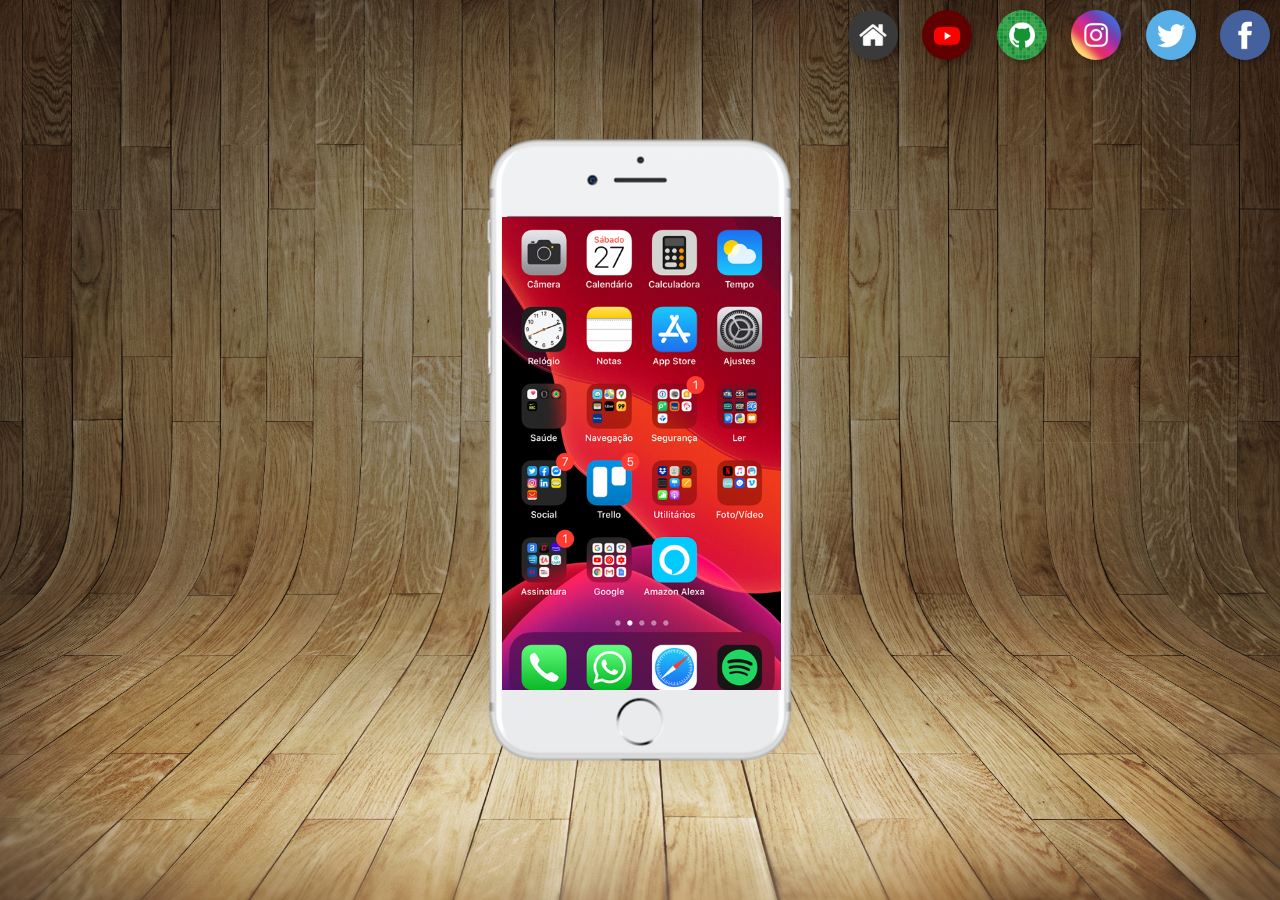
<file: index.html>
<!DOCTYPE html>
<html lang="pt-br">
<head>
    <meta charset="UTF-8">
    <meta http-equiv="X-UA-Compatible" content="IE=edge">
    <meta name="viewport" content="width=device-width, initial-scale=1.0">
    <link rel="shortcut icon" href="favicon.ico" type="image/x-icon">
    <link rel="stylesheet" href="estilos/style.css">
    <title>Projeto Redes</title>
</head>
<body>
     <main>
        <section id="telefone">
            <iframe src="home.html" name="tela" id="tela"
             frameborder="0"></iframe>

        </section>
        <section id="redes-sociais">
            <a href="#" target="tela"> <img src="imagens/logo-home.jpg" alt="home"></a>
            <a href="youtube.html" target="tela"> <img src="imagens/logo-youtube.jpg" alt="youtube"></a>
            <a href="https://github.com/KelvinMachado1/HTML-CSS" target="tela"> <img src="imagens/logo-github.jpg" alt="github"></a>
            <a href="#" target="tela"> <img src="imagens/logo-instagram.jpg" alt="instagram"></a>
            <a href="https://twitter.com/i/flow/login?input_flow_data=%7B%22requested_variant%22%3A%22eyJsYW5nIjoicHQifQ%3D%3D%22%7D" target="tela"> <img src="imagens/logo-twitter.jpg" alt="twitter"></a>
            <a href="#" target="tela"> <img src="imagens/logo-facebook.jpg" alt="facebook"></a>
        </section>
    </main>
</body>
</html>
</file>
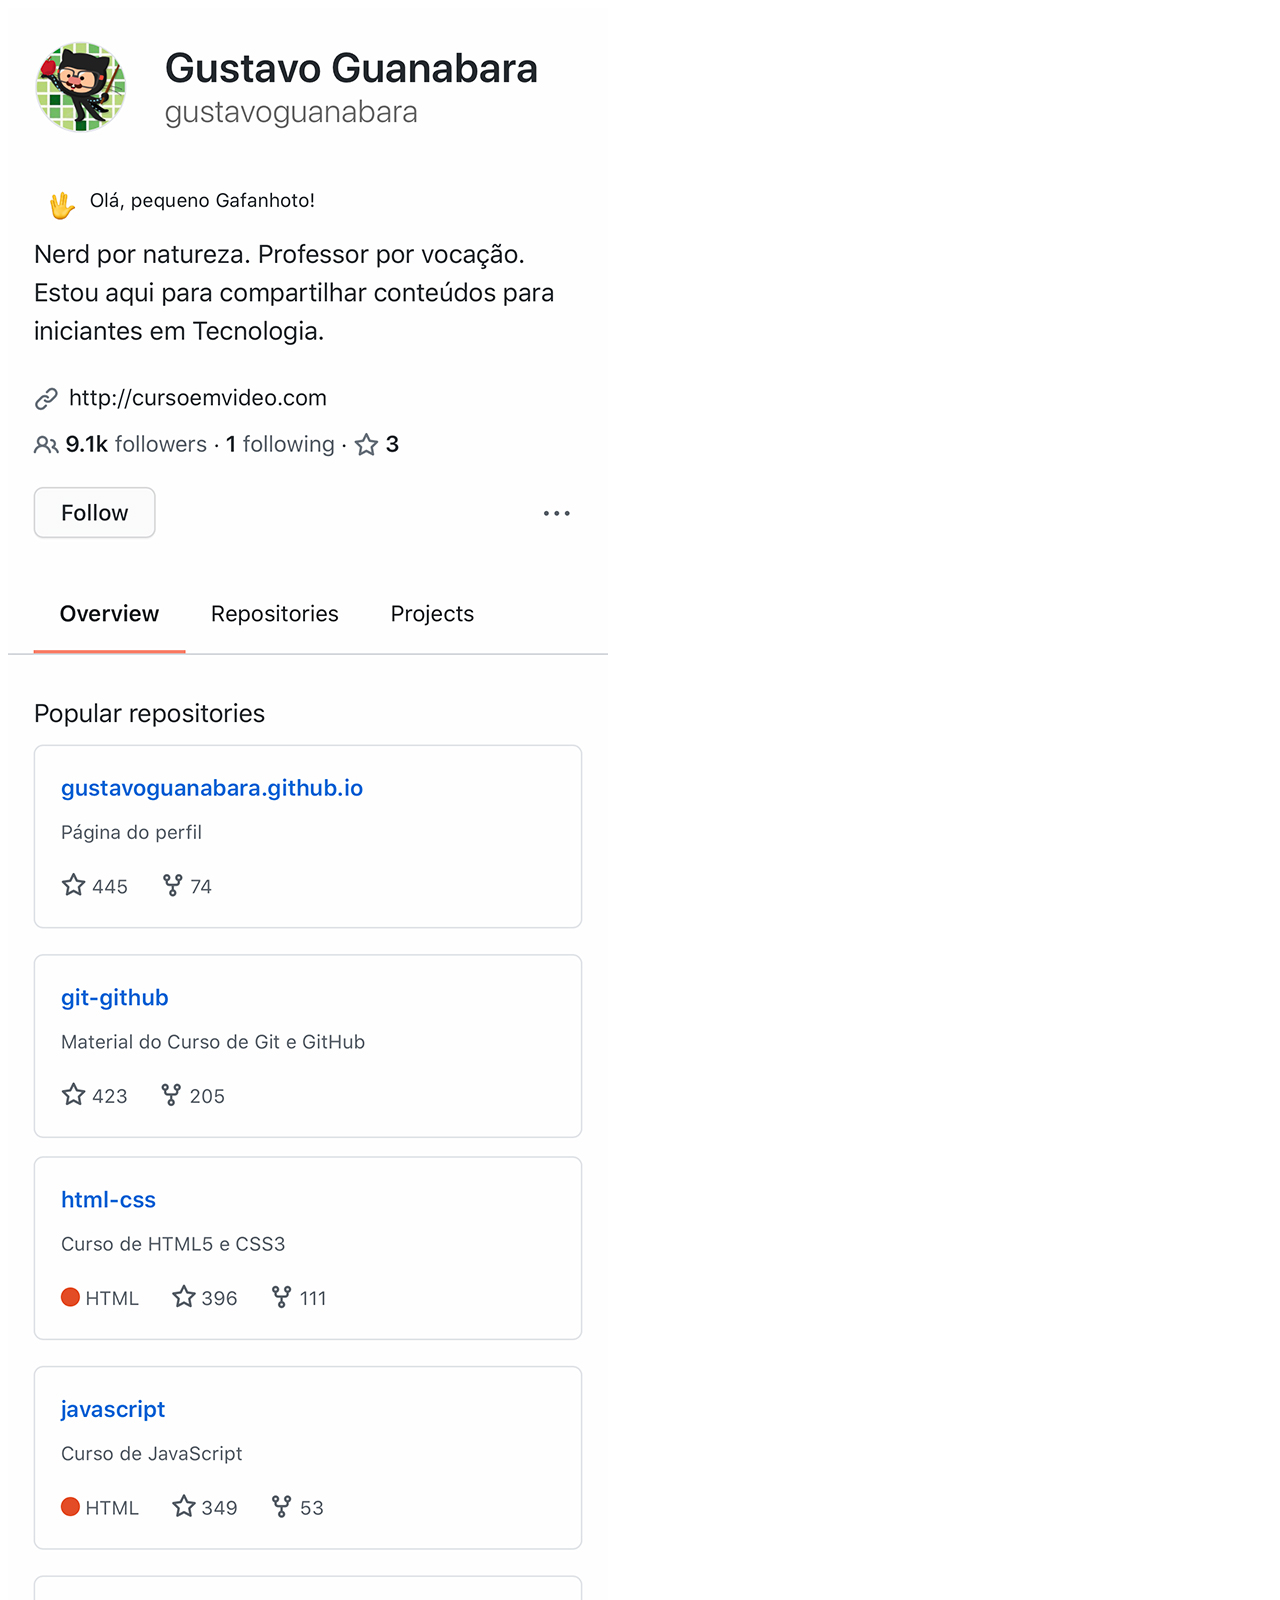
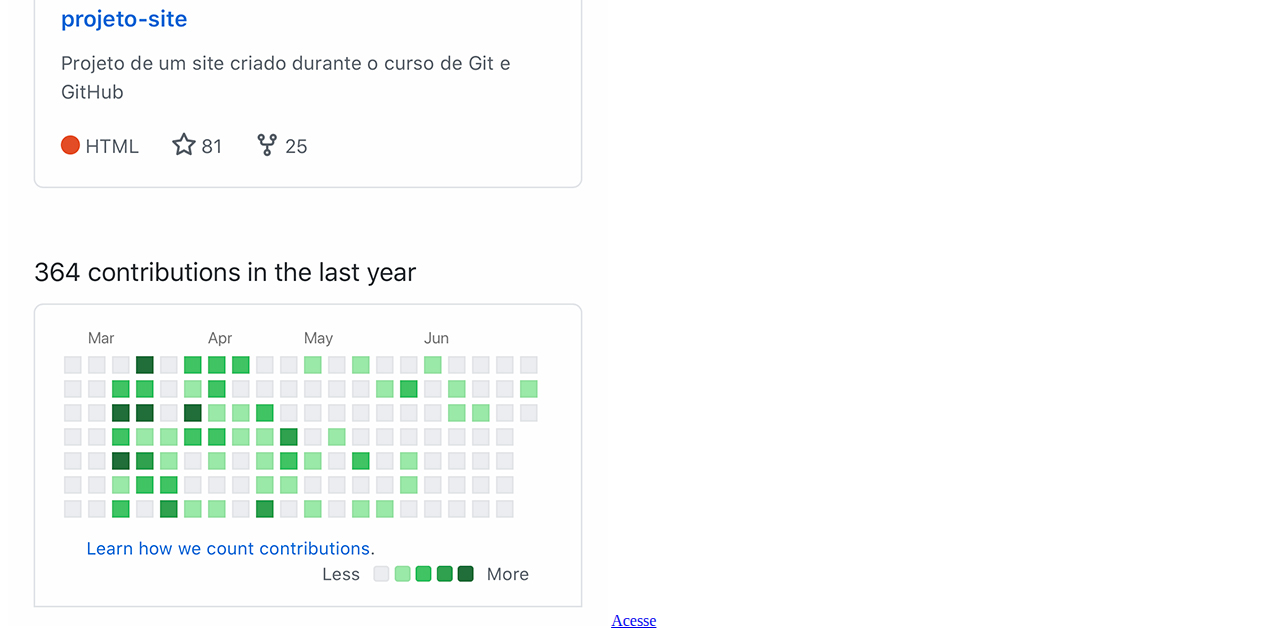
<file: Github.html>
<!DOCTYPE html>
<html lang="pt-br">
<head>
    <meta charset="UTF-8">
    <meta http-equiv="X-UA-Compatible" content="IE=edge">
    <meta name="viewport" content="width=device-width, initial-scale=1.0">
    <title>Github</title>
</head>
<body>
    <img src="imagens/tela-github.jpg" alt="Github">
    <a href="https://github.com/KelvinMachado1/HTML-CSS" target="_blank"> Acesse</a>
</body>
</html>
</file>
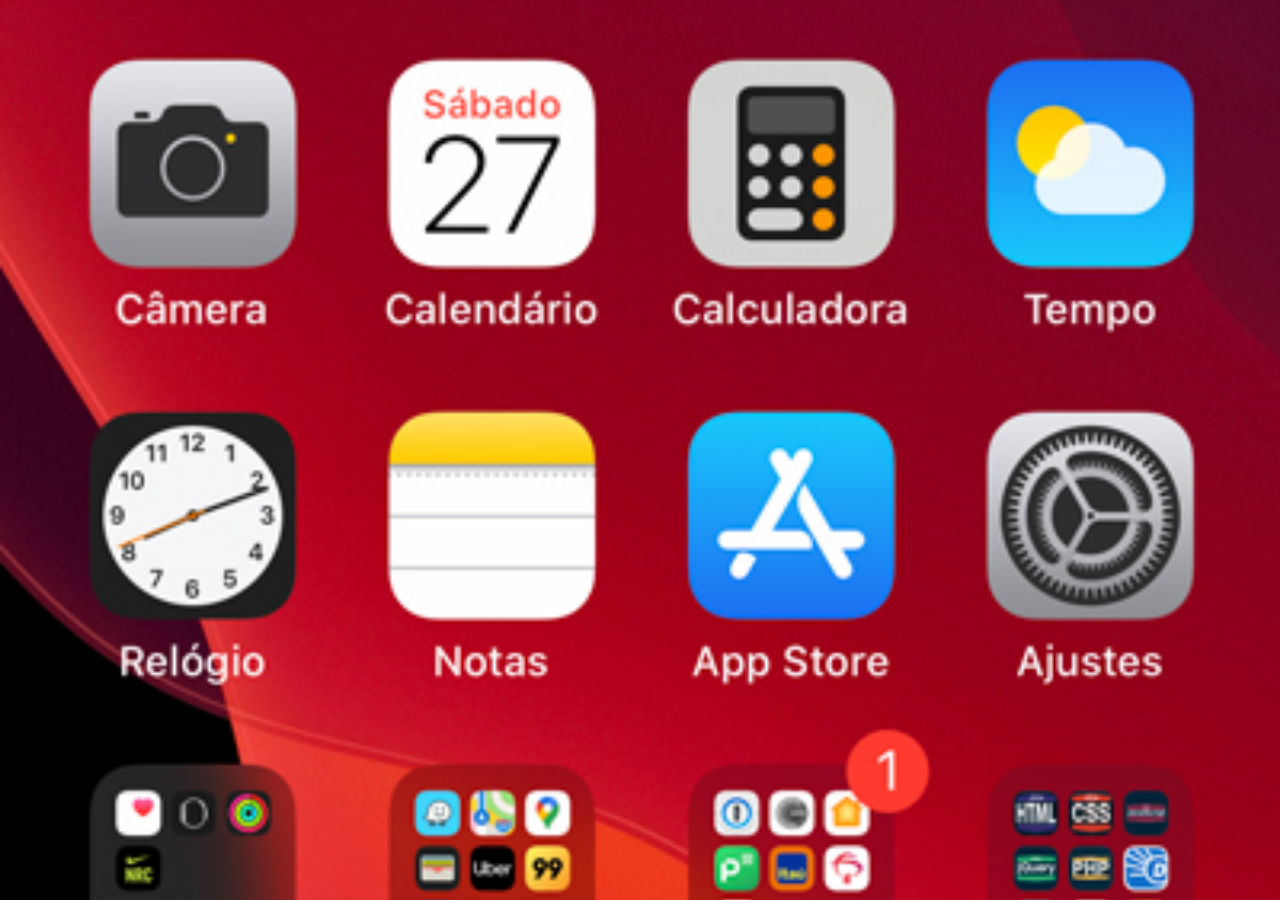
<file: home.html>
<!DOCTYPE html>
<html lang="pt-br">
<head>
    <meta charset="UTF-8">
    <meta http-equiv="X-UA-Compatible" content="IE=edge">
    <meta name="viewport" content="width=device-width, initial-scale=1.0">
    <title>Document</title>
</head>
<style>
    *{
        margin: 0px;
        padding: 0px;
    }
    body{
        width: 100vh;
        height: 100vh;
        background: black url('imagens/tela-home.jpg');
        background-size: cover;
    }
    
</style>
<body>
    
    
</body>
</html>
</file>
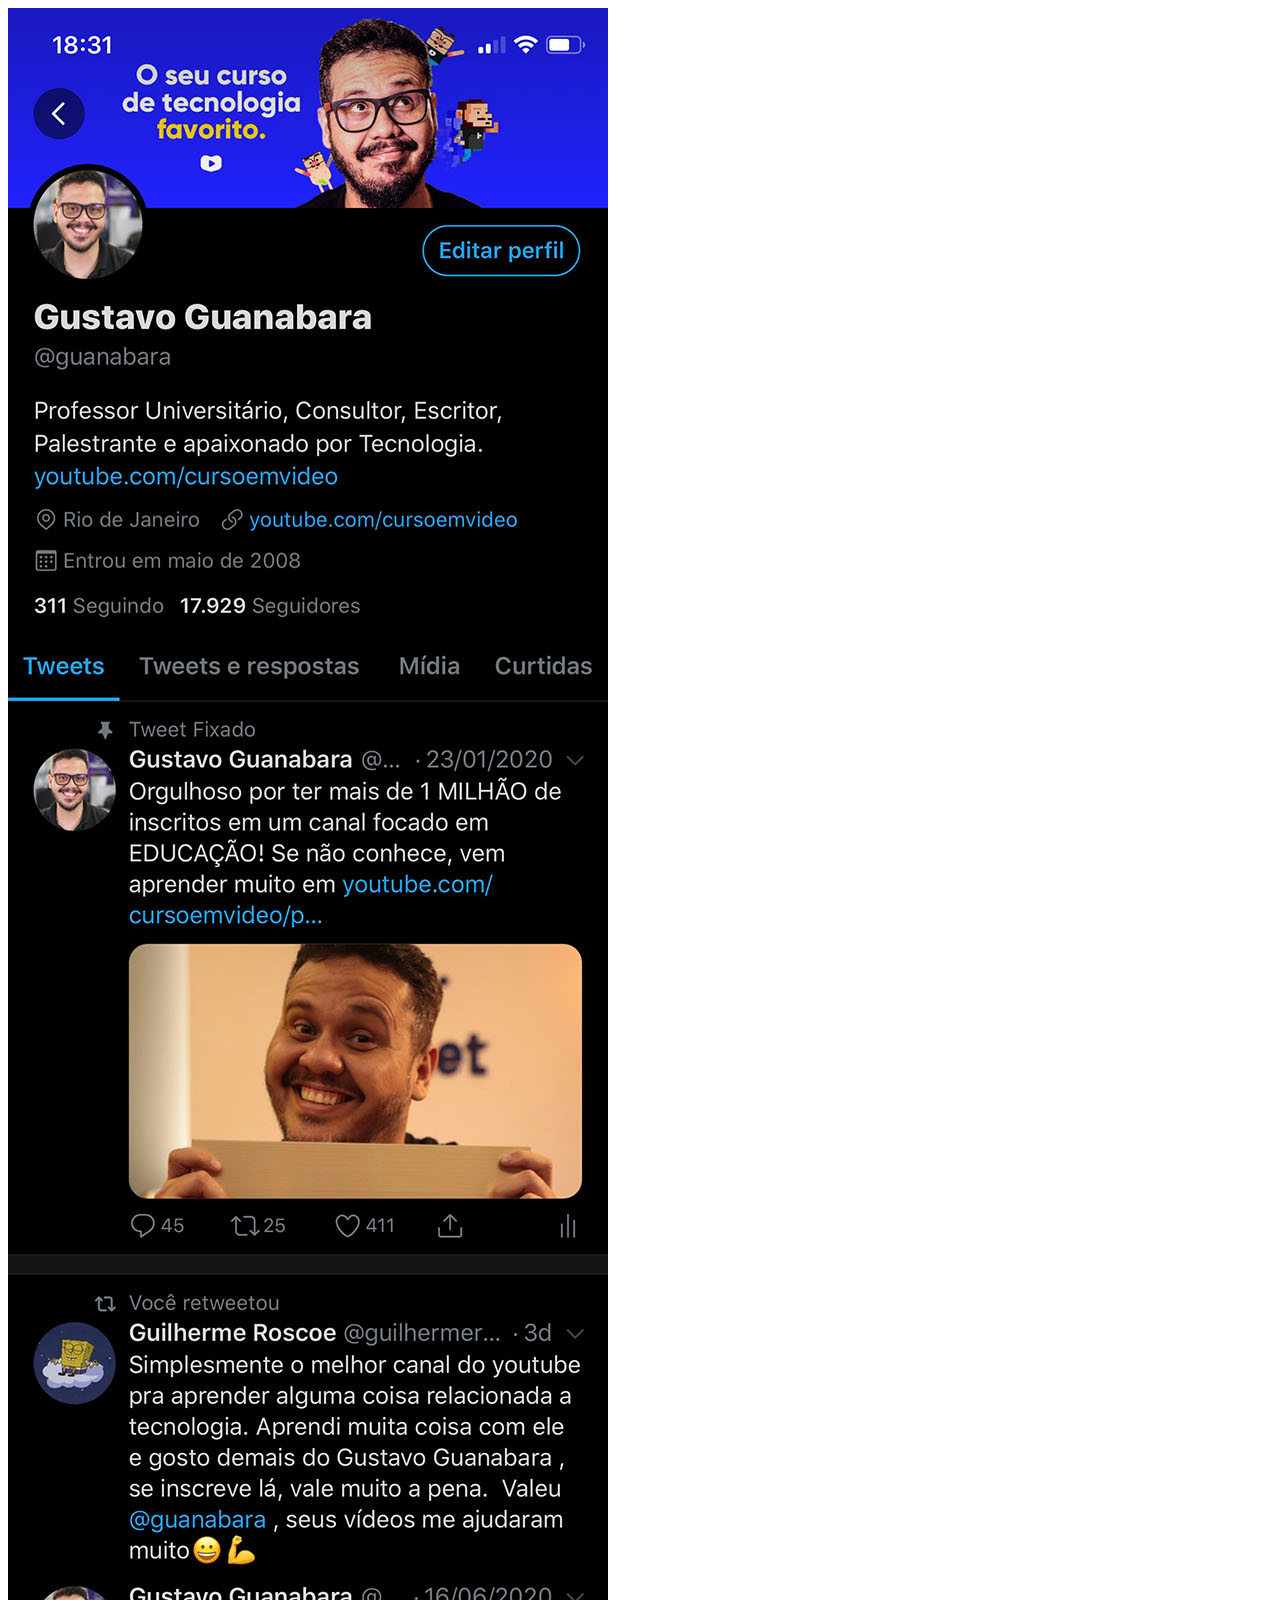
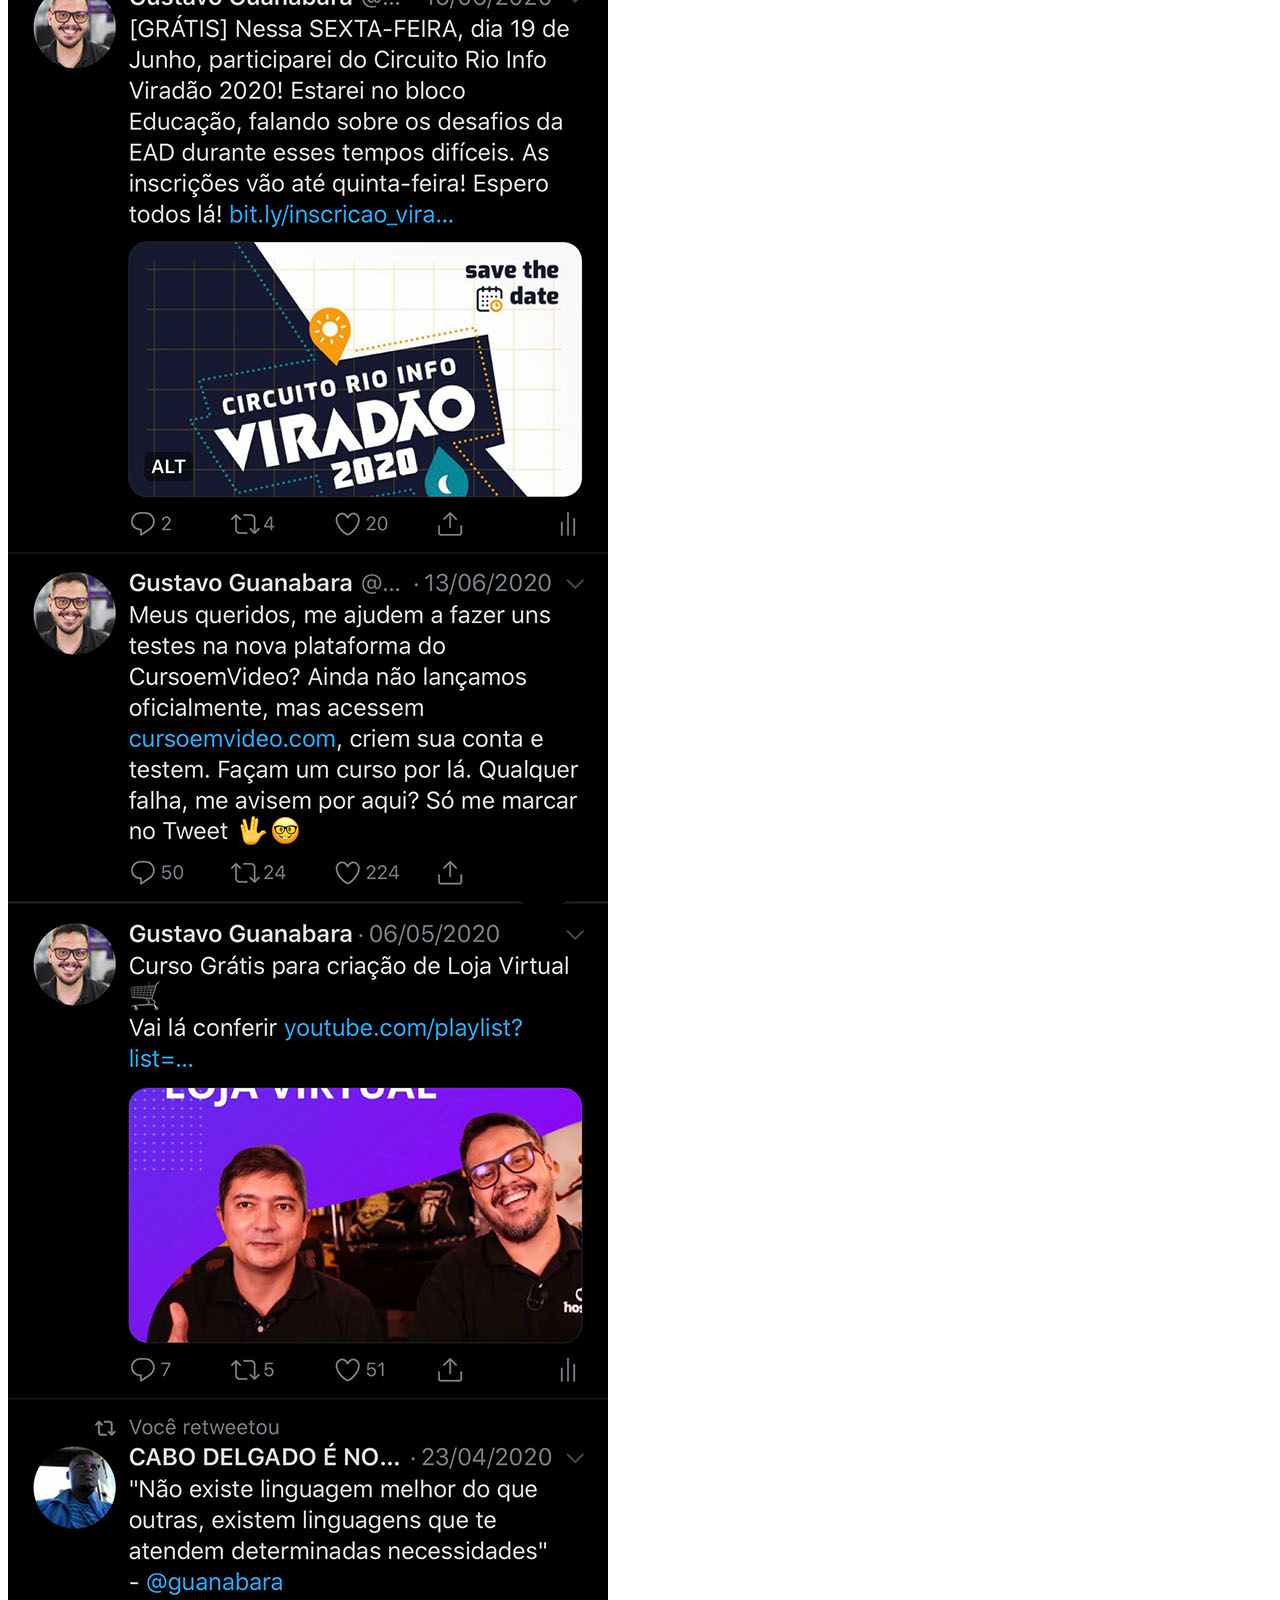
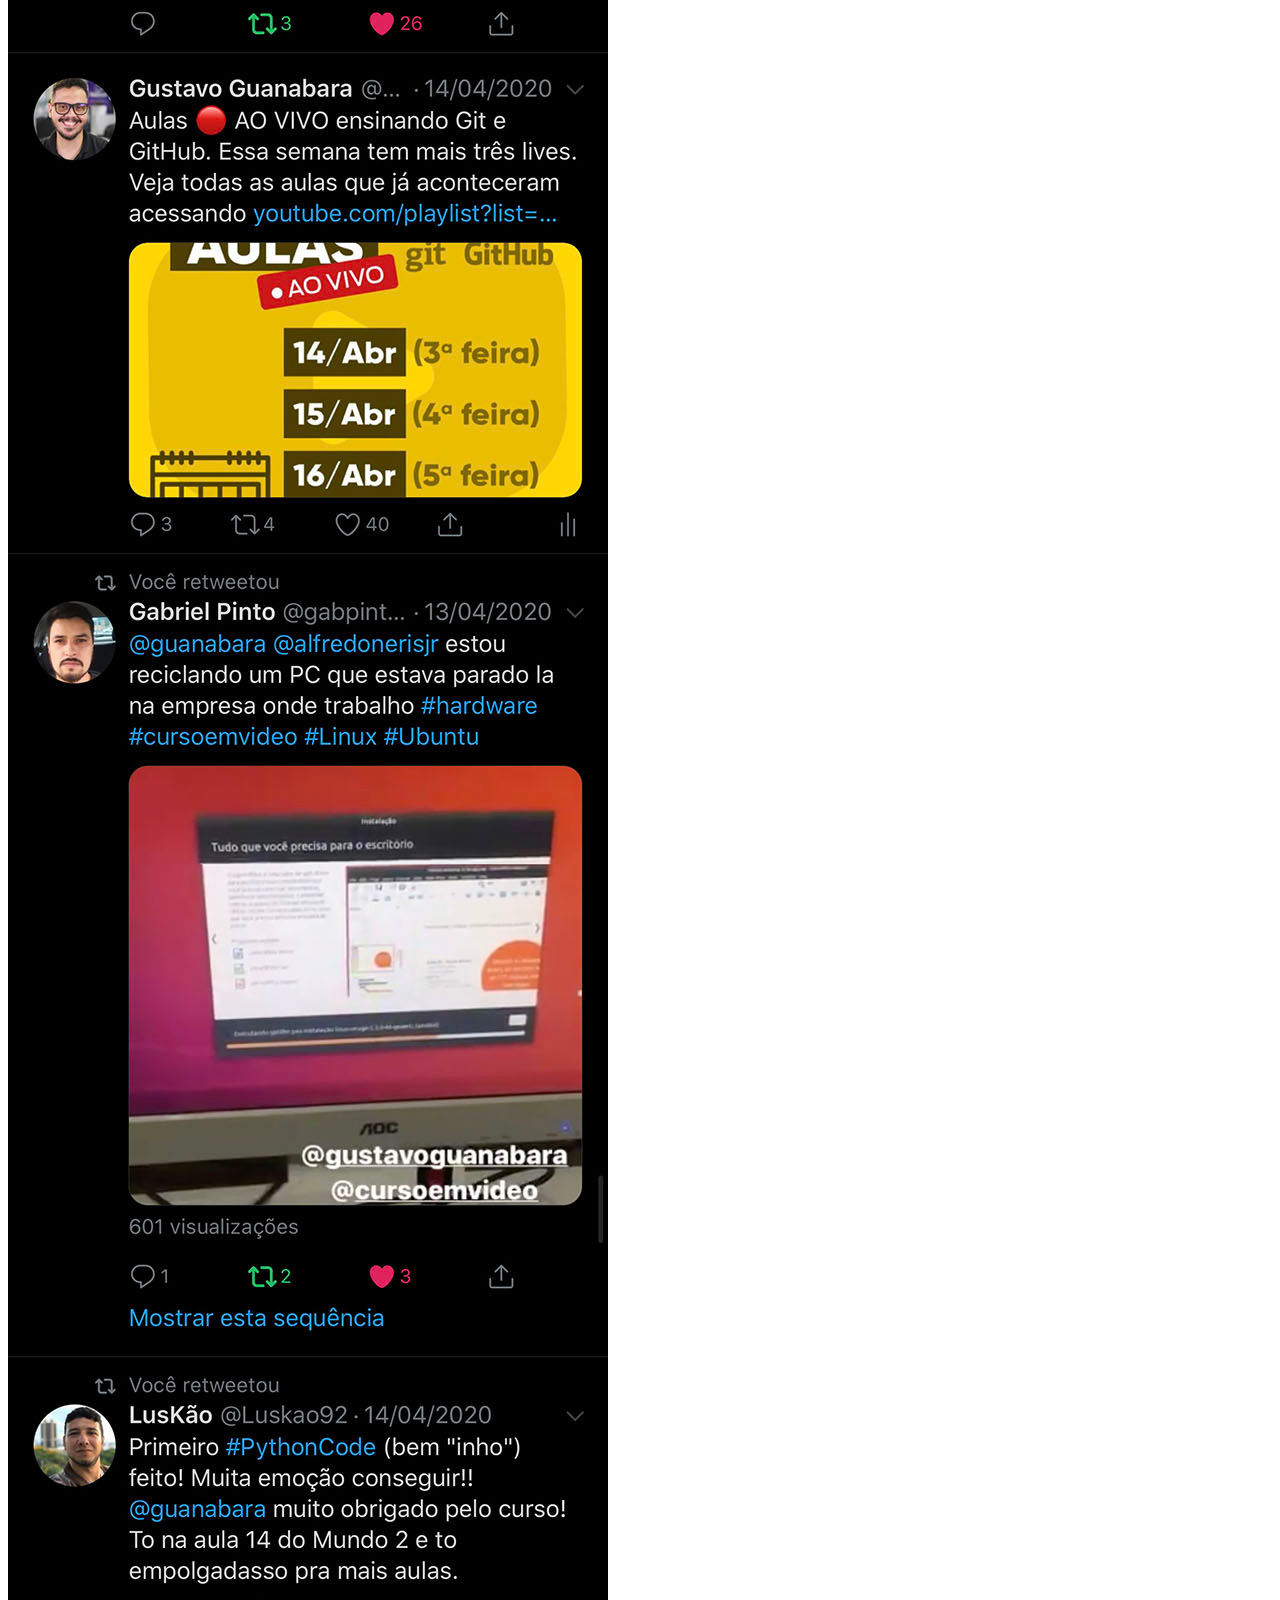
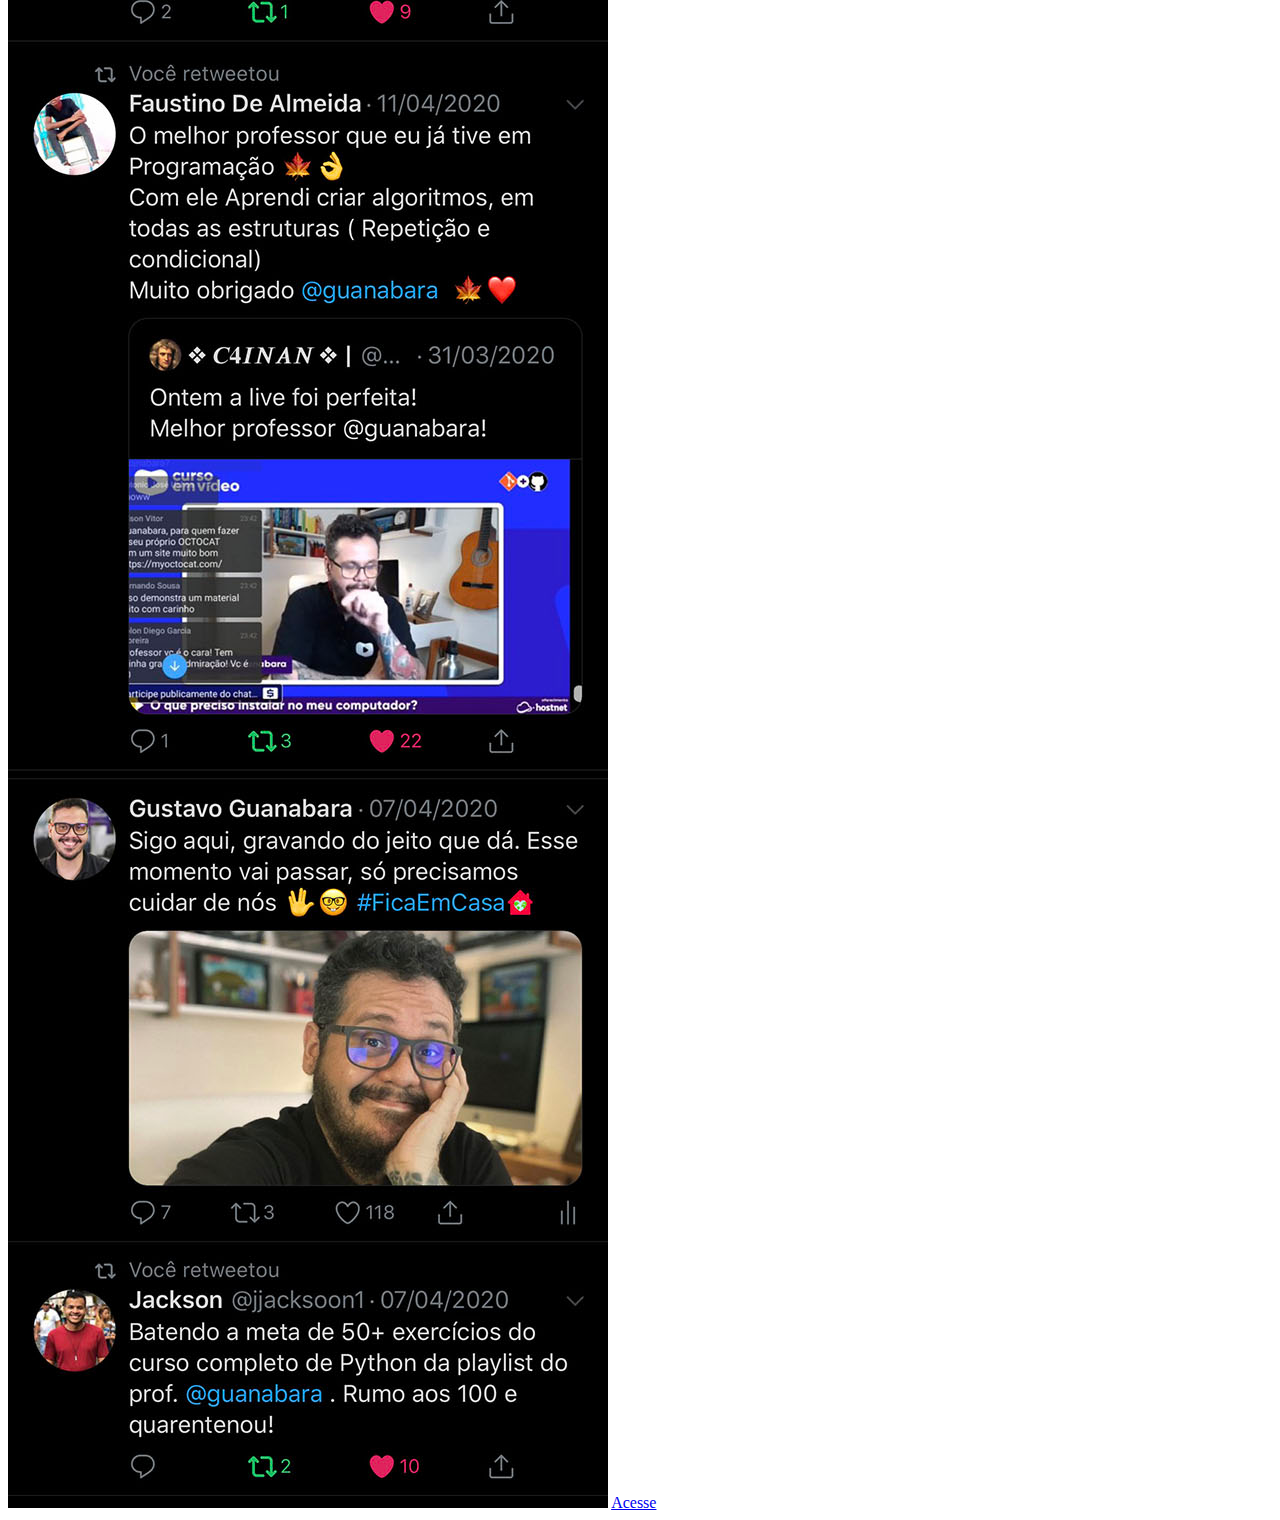
<file: twitter.html>
<!DOCTYPE html>
<html lang="pt-br">
<head>
    <meta charset="UTF-8">
    <meta http-equiv="X-UA-Compatible" content="IE=edge">
    <meta name="viewport" content="width=device-width, initial-scale=1.0">
    <title>Document</title>
</head>
<body>
    <img src="imagens/tela-twitter.jpg" alt="twitter">
    <a href="twitter.com.br" target="_blank"> Acesse</a>
</body>
</html>
</file>
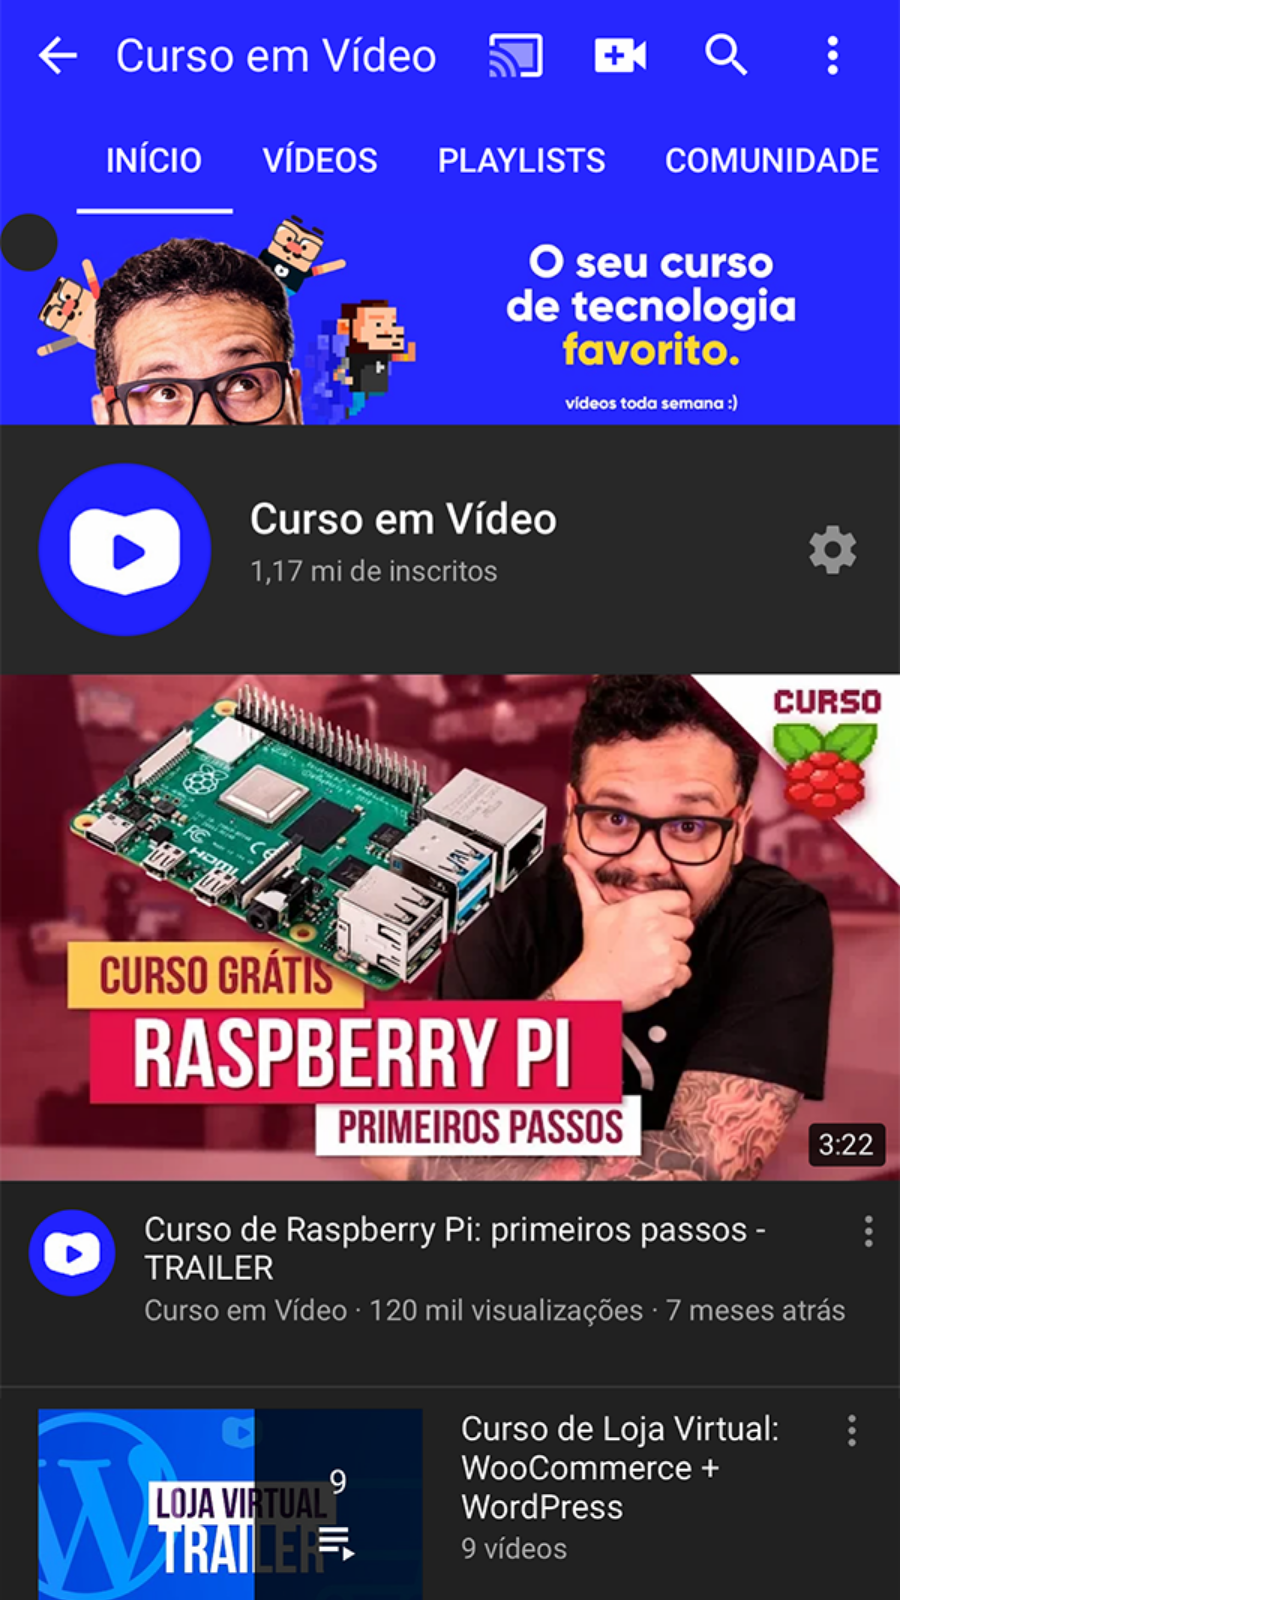
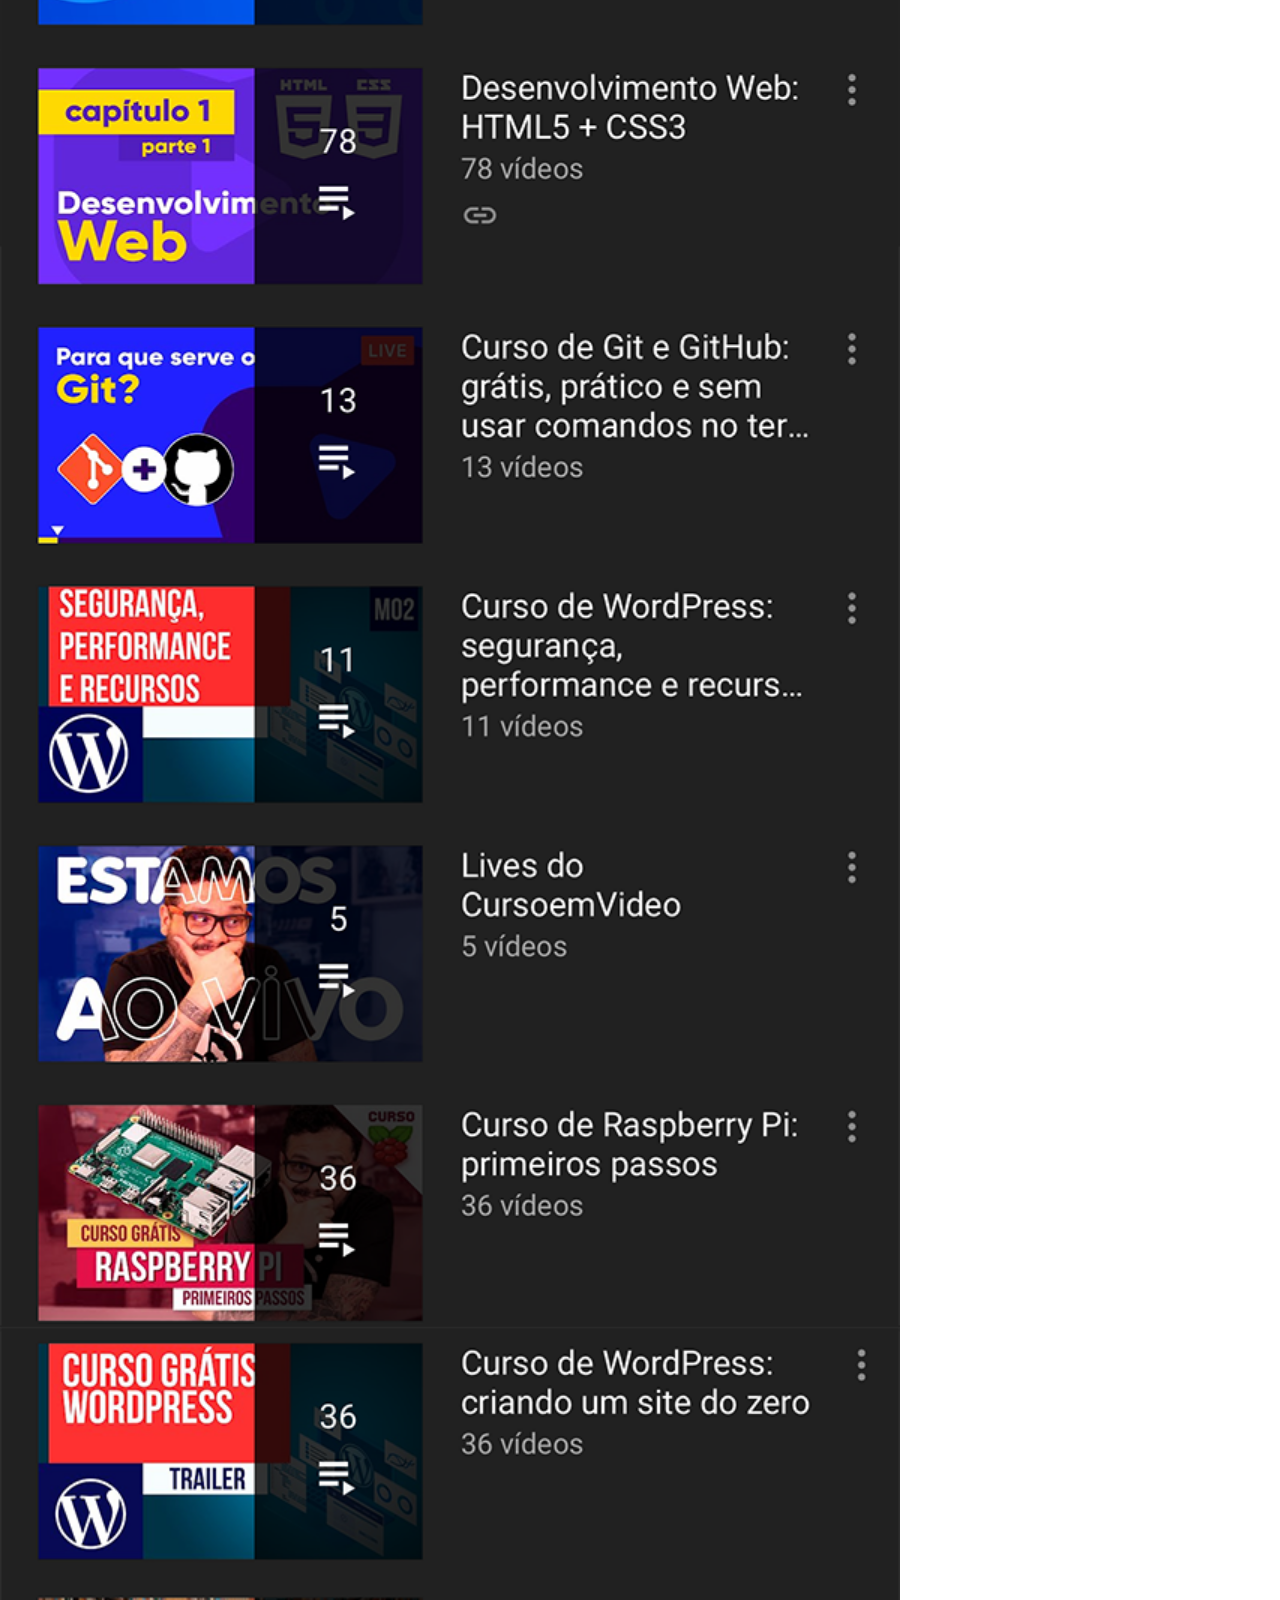
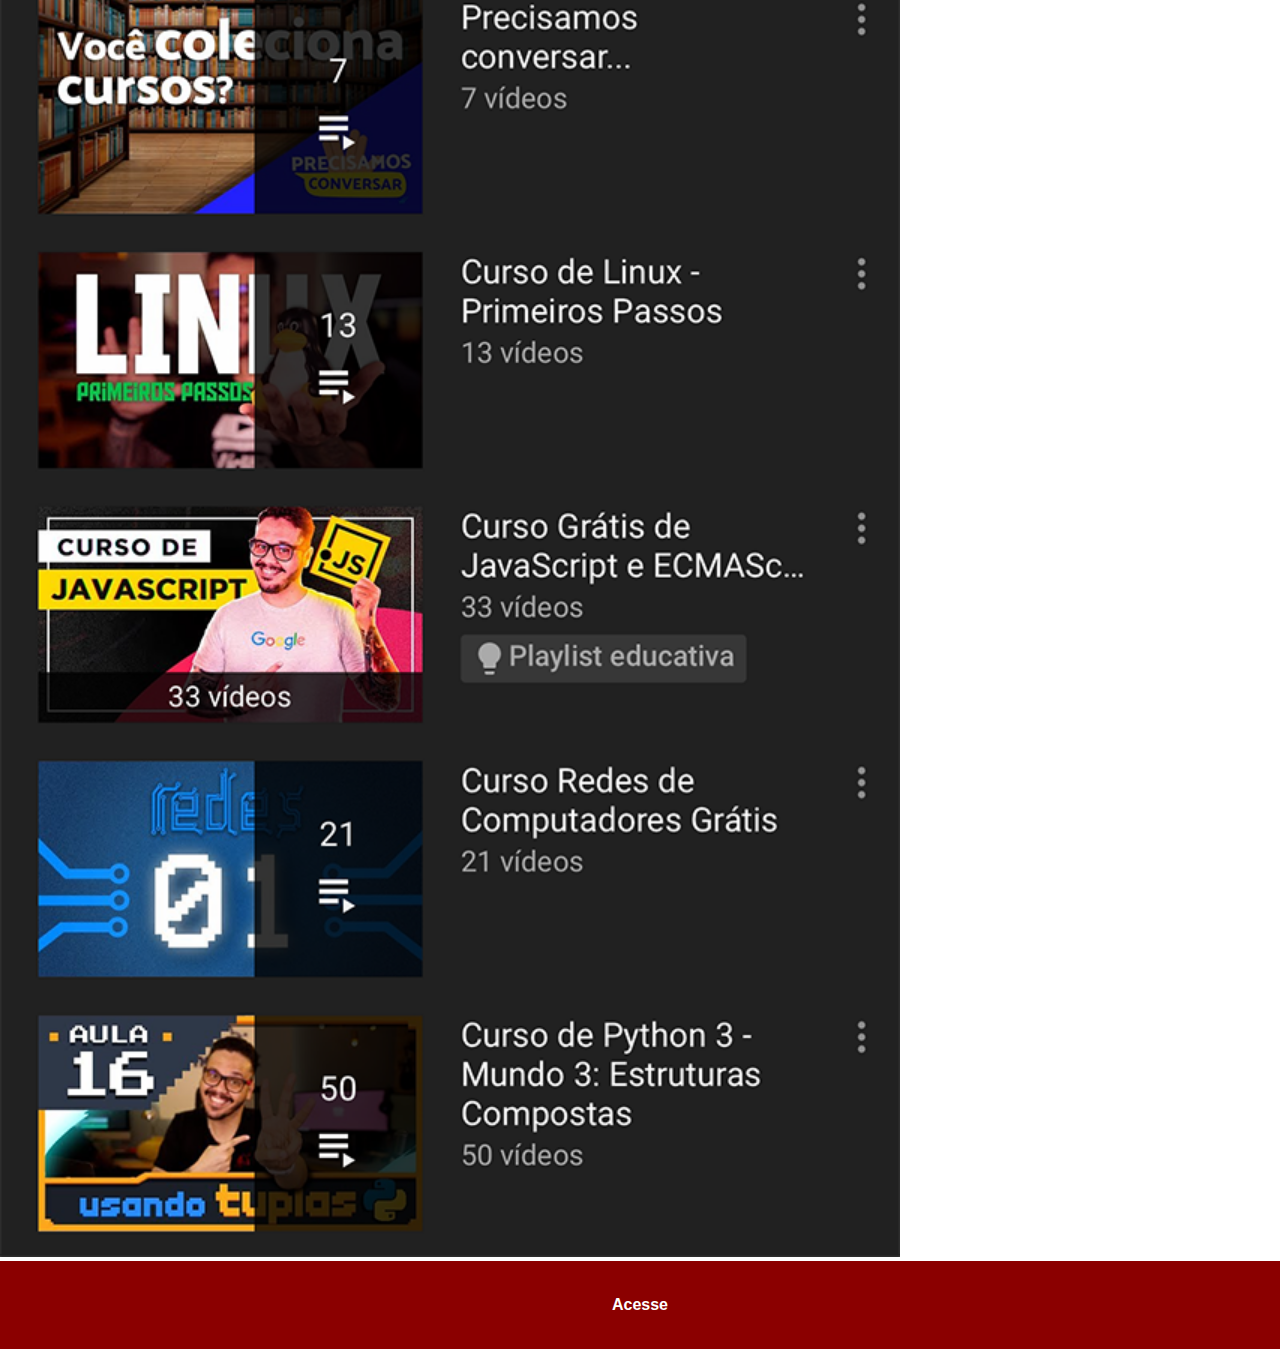
<file: youtube.html>
<!DOCTYPE html>
<html lang="pt-br">
<head>
    <meta charset="UTF-8">
    <meta http-equiv="X-UA-Compatible" content="IE=edge">
    <meta name="viewport" content="width=device-width, initial-scale=1.0">
    <link rel="stylesheet" href="estilos/social.css">
    <title>youtube</title>
</head>
<body>
    <img src="imagens/tela-youtube.png" alt="Youtube">
    <a href="https://www.youtube.com/watch?v=jXus52Ed5uo&ab_channel=AmericanIdol" target="_blank">Acesse</a>
</body>
</html>
</file>
<file: estilos/style.css>
@charset "Utf-8";

* {
    margin: 0px;
    padding: 0px;
    font-family:Arial, Helvetica, sans-serif
}

html, body {
    height: 100vh;
    width: 100vw;
}

body {
    background: url('../imagens/fundo-madeira.jpg');
    background-size: cover;
    background-attachment: fixed;
}

main {
    position: relative;
    height: 100vh;
}

section#telefone {
position: absolute;
top: 50%;
left: 50%;
transform: translate(-50%, -50%);
height: 627px;  
width: 311px;
background: url('../imagens/frame-iphone.png');
}

iframe#tela{
    position: relative;
    top: 80px;
    left: 17px;
    width: 279px;
    height: 473px;
}
section#redes-sociais{
    text-align: right;
}
section#redes-sociais img{
    width: 50px;
    margin: 10px;
    border-radius: 50%;
    box-shadow: 2px 2px 5px rgba(0, 0, 0, 0.295);
    box-sizing: border-box;
}

section#redes-sociais img:hover{
    border: 2px solid white;
    transform: translate(-3px, -3px);
    box-shadow: 5px 5px 10px black;
    transform: 3s, border 1s;
}
</file>
<file: estilos/social.css>
@charset "UTF-8";
*{
    margin: 0px;
    padding: 0px;
    font-family: Arial, Helvetica, sans-serif;
}
::-webkit-scrollbar{
    width: 0px;
    height: 0px;
}
img{
    width: 100vh;
}
a{
    display: block;
    background-color: darkred;
    color: white;
    padding: 35px;
    text-align: center;
    font-weight: bolder;
    text-decoration: none;
}
</file>
